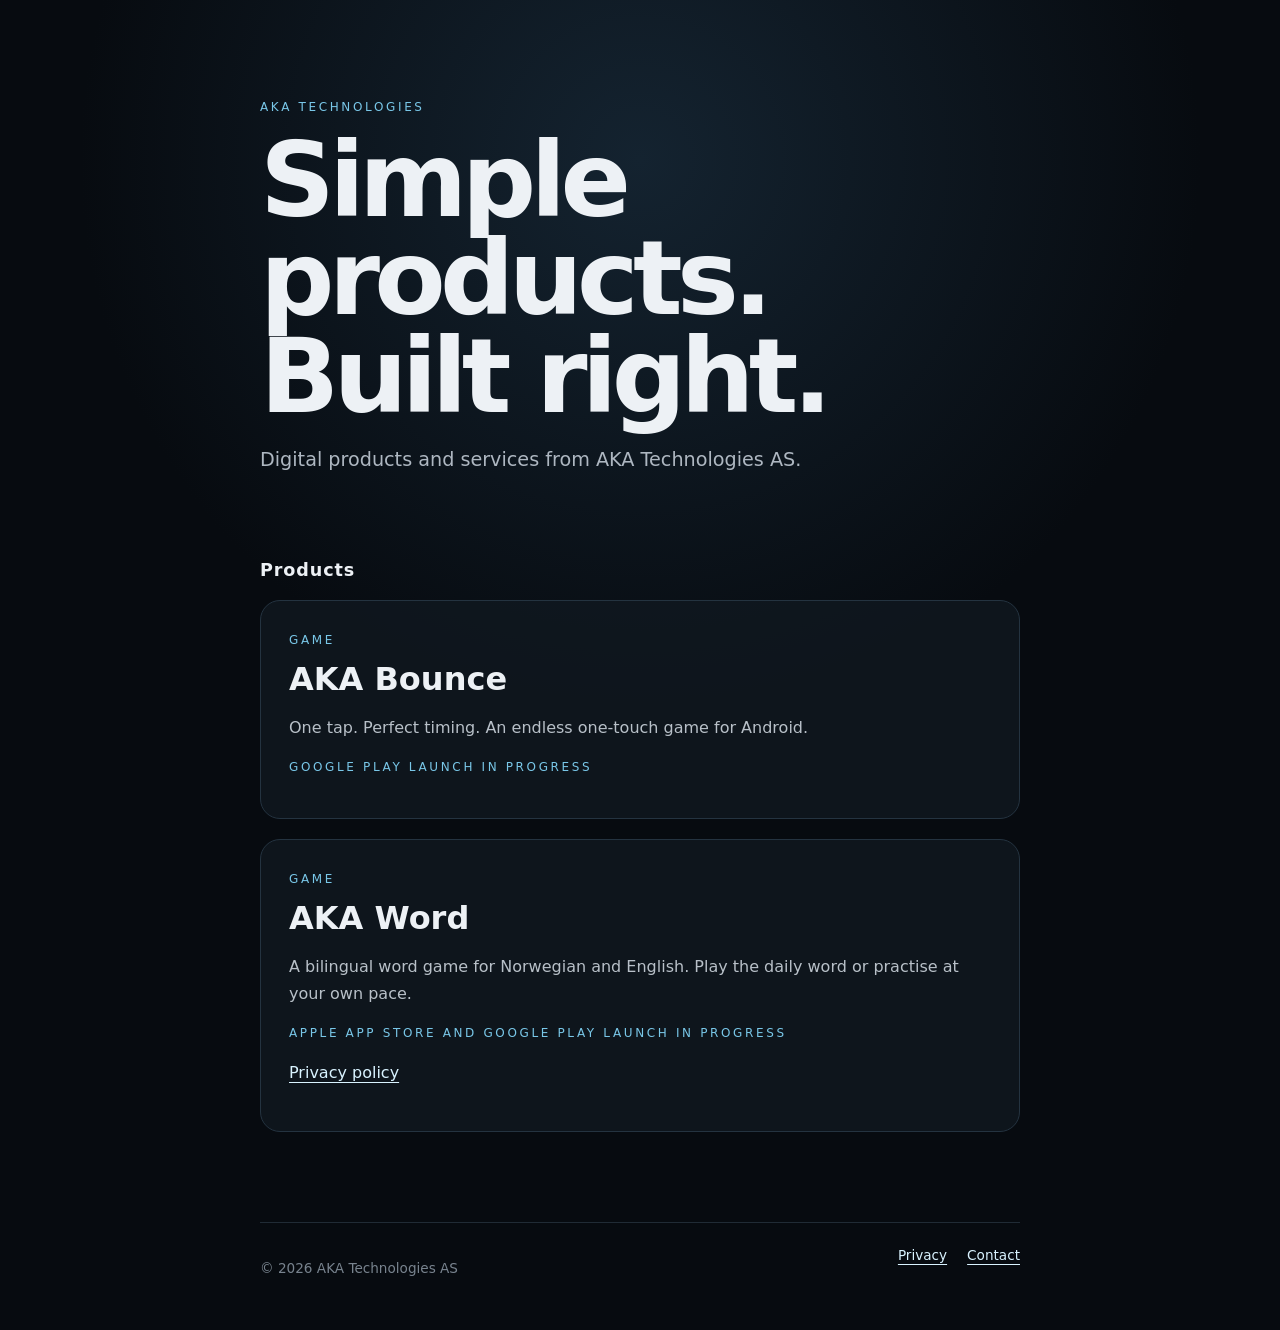
<file: index.html>
<!doctype html>
<html lang="en">
<head>
  <meta charset="utf-8">
  <meta name="viewport" content="width=device-width, initial-scale=1">
  <meta name="description" content="Products and services by AKA Technologies AS.">
  <title>AKA Technologies</title>
  <link rel="stylesheet" href="styles.css">
</head>
<body>
  <main>
    <p class="eyebrow">AKA TECHNOLOGIES</p>
    <h1>Simple products.<br>Built right.</h1>
    <p class="lead">Digital products and services from AKA Technologies AS.</p>
    <section aria-labelledby="products">
      <h2 id="products">Products</h2>
      <article>
        <span class="tag">GAME</span>
        <h3>AKA Bounce</h3>
        <p>One tap. Perfect timing. An endless one-touch game for Android.</p>
        <p class="status">Google Play launch in progress</p>
      </article>
      <article>
        <span class="tag">GAME</span>
        <h3>AKA Word</h3>
        <p>A bilingual word game for Norwegian and English. Play the daily word or practise at your own pace.</p>
        <p class="status">Apple App Store and Google Play launch in progress</p>
        <p><a href="aka-word-privacy.html">Privacy policy</a></p>
      </article>
    </section>
    <footer>
      <p>&copy; 2026 AKA Technologies AS</p>
      <nav aria-label="Legal"><a href="privacy.html">Privacy</a><a href="mailto:raymond@aka-technologies.no">Contact</a></nav>
    </footer>
  </main>
</body>
</html>
</file>
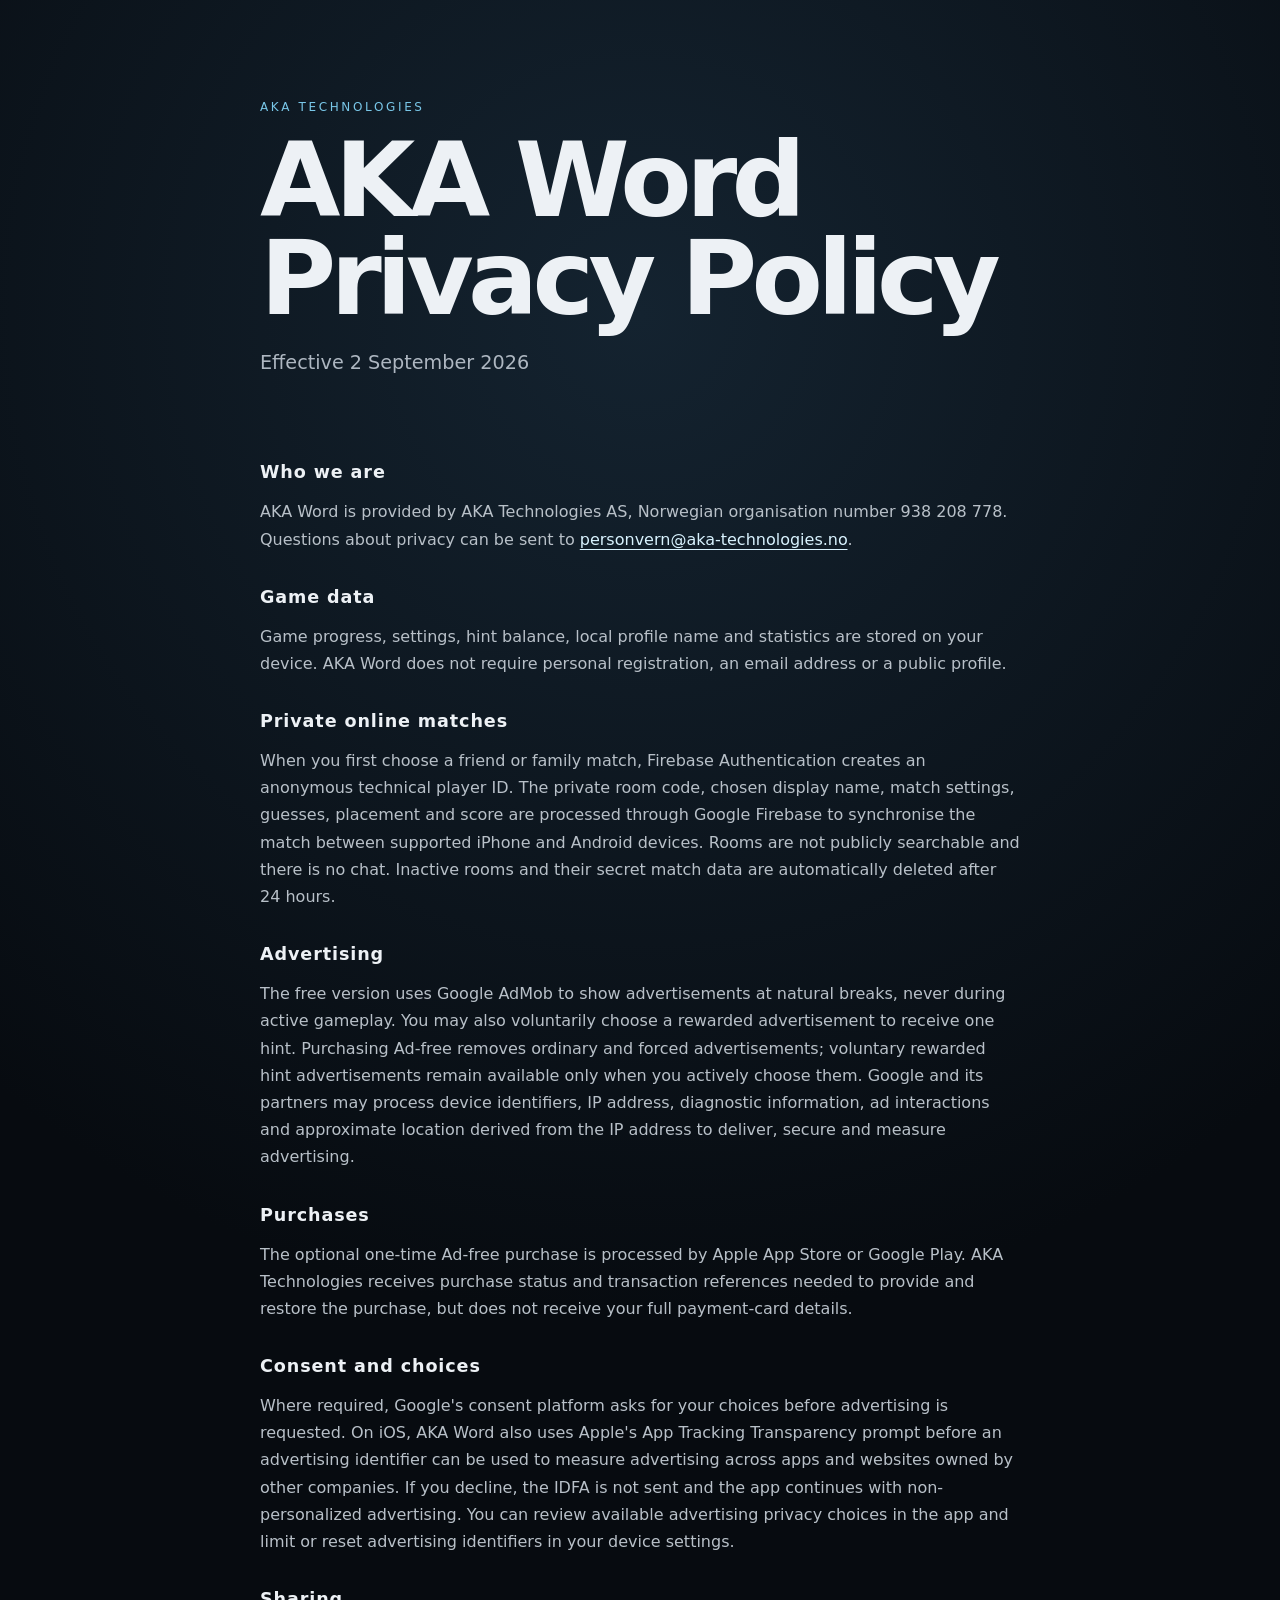
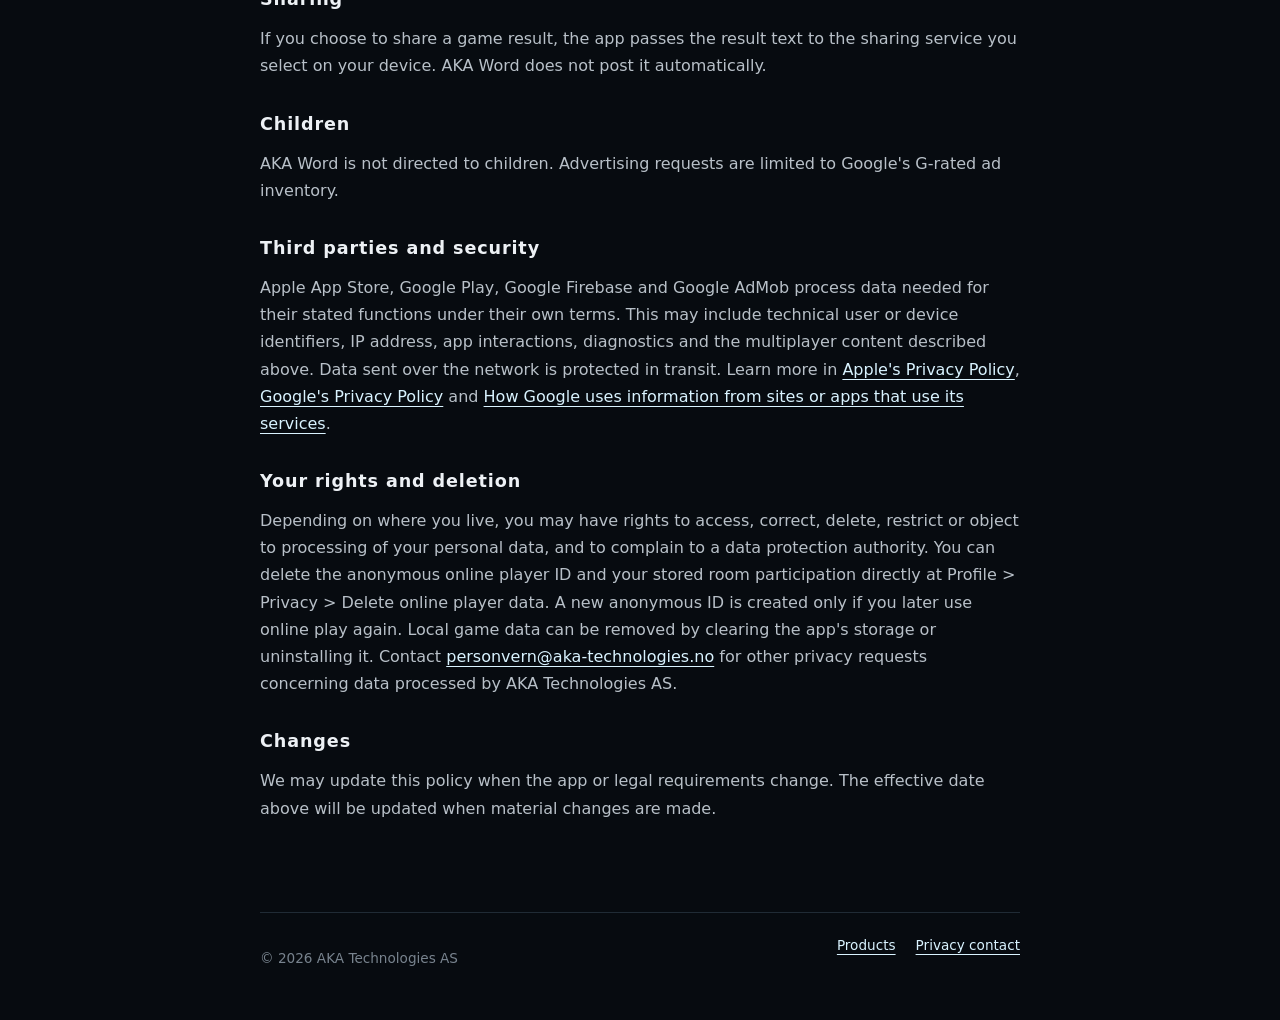
<file: aka-word-privacy.html>
<!doctype html>
<html lang="en">
<head>
  <meta charset="utf-8">
  <meta name="viewport" content="width=device-width, initial-scale=1">
  <meta name="description" content="Privacy policy for AKA Word by AKA Technologies AS.">
  <title>AKA Word Privacy Policy</title>
  <link rel="stylesheet" href="styles.css">
</head>
<body>
  <main>
    <p class="eyebrow">AKA TECHNOLOGIES</p>
    <h1>AKA Word<br>Privacy Policy</h1>
    <p class="lead">Effective 2 September 2026</p>
    <section class="policy">
      <h2>Who we are</h2>
      <p>AKA Word is provided by AKA Technologies AS, Norwegian organisation number 938 208 778. Questions about privacy can be sent to <a href="mailto:personvern@aka-technologies.no">personvern@aka-technologies.no</a>.</p>
      <h2>Game data</h2>
      <p>Game progress, settings, hint balance, local profile name and statistics are stored on your device. AKA Word does not require personal registration, an email address or a public profile.</p>
      <h2>Private online matches</h2>
      <p>When you first choose a friend or family match, Firebase Authentication creates an anonymous technical player ID. The private room code, chosen display name, match settings, guesses, placement and score are processed through Google Firebase to synchronise the match between supported iPhone and Android devices. Rooms are not publicly searchable and there is no chat. Inactive rooms and their secret match data are automatically deleted after 24 hours.</p>
      <h2>Advertising</h2>
      <p>The free version uses Google AdMob to show advertisements at natural breaks, never during active gameplay. You may also voluntarily choose a rewarded advertisement to receive one hint. Purchasing Ad-free removes ordinary and forced advertisements; voluntary rewarded hint advertisements remain available only when you actively choose them. Google and its partners may process device identifiers, IP address, diagnostic information, ad interactions and approximate location derived from the IP address to deliver, secure and measure advertising.</p>
      <h2>Purchases</h2>
      <p>The optional one-time Ad-free purchase is processed by Apple App Store or Google Play. AKA Technologies receives purchase status and transaction references needed to provide and restore the purchase, but does not receive your full payment-card details.</p>
      <h2>Consent and choices</h2>
      <p>Where required, Google's consent platform asks for your choices before advertising is requested. On iOS, AKA Word also uses Apple's App Tracking Transparency prompt before an advertising identifier can be used to measure advertising across apps and websites owned by other companies. If you decline, the IDFA is not sent and the app continues with non-personalized advertising. You can review available advertising privacy choices in the app and limit or reset advertising identifiers in your device settings.</p>
      <h2>Sharing</h2>
      <p>If you choose to share a game result, the app passes the result text to the sharing service you select on your device. AKA Word does not post it automatically.</p>
      <h2>Children</h2>
      <p>AKA Word is not directed to children. Advertising requests are limited to Google's G-rated ad inventory.</p>
      <h2>Third parties and security</h2>
      <p>Apple App Store, Google Play, Google Firebase and Google AdMob process data needed for their stated functions under their own terms. This may include technical user or device identifiers, IP address, app interactions, diagnostics and the multiplayer content described above. Data sent over the network is protected in transit. Learn more in <a href="https://www.apple.com/legal/privacy/">Apple's Privacy Policy</a>, <a href="https://policies.google.com/privacy">Google's Privacy Policy</a> and <a href="https://policies.google.com/technologies/partner-sites">How Google uses information from sites or apps that use its services</a>.</p>
      <h2>Your rights and deletion</h2>
      <p>Depending on where you live, you may have rights to access, correct, delete, restrict or object to processing of your personal data, and to complain to a data protection authority. You can delete the anonymous online player ID and your stored room participation directly at Profile &gt; Privacy &gt; Delete online player data. A new anonymous ID is created only if you later use online play again. Local game data can be removed by clearing the app's storage or uninstalling it. Contact <a href="mailto:personvern@aka-technologies.no">personvern@aka-technologies.no</a> for other privacy requests concerning data processed by AKA Technologies AS.</p>
      <h2>Changes</h2>
      <p>We may update this policy when the app or legal requirements change. The effective date above will be updated when material changes are made.</p>
    </section>
    <footer><p>© 2026 AKA Technologies AS</p><nav aria-label="Navigation"><a href="index.html">Products</a><a href="mailto:personvern@aka-technologies.no">Privacy contact</a></nav></footer>
  </main>
</body>
</html>
</file>
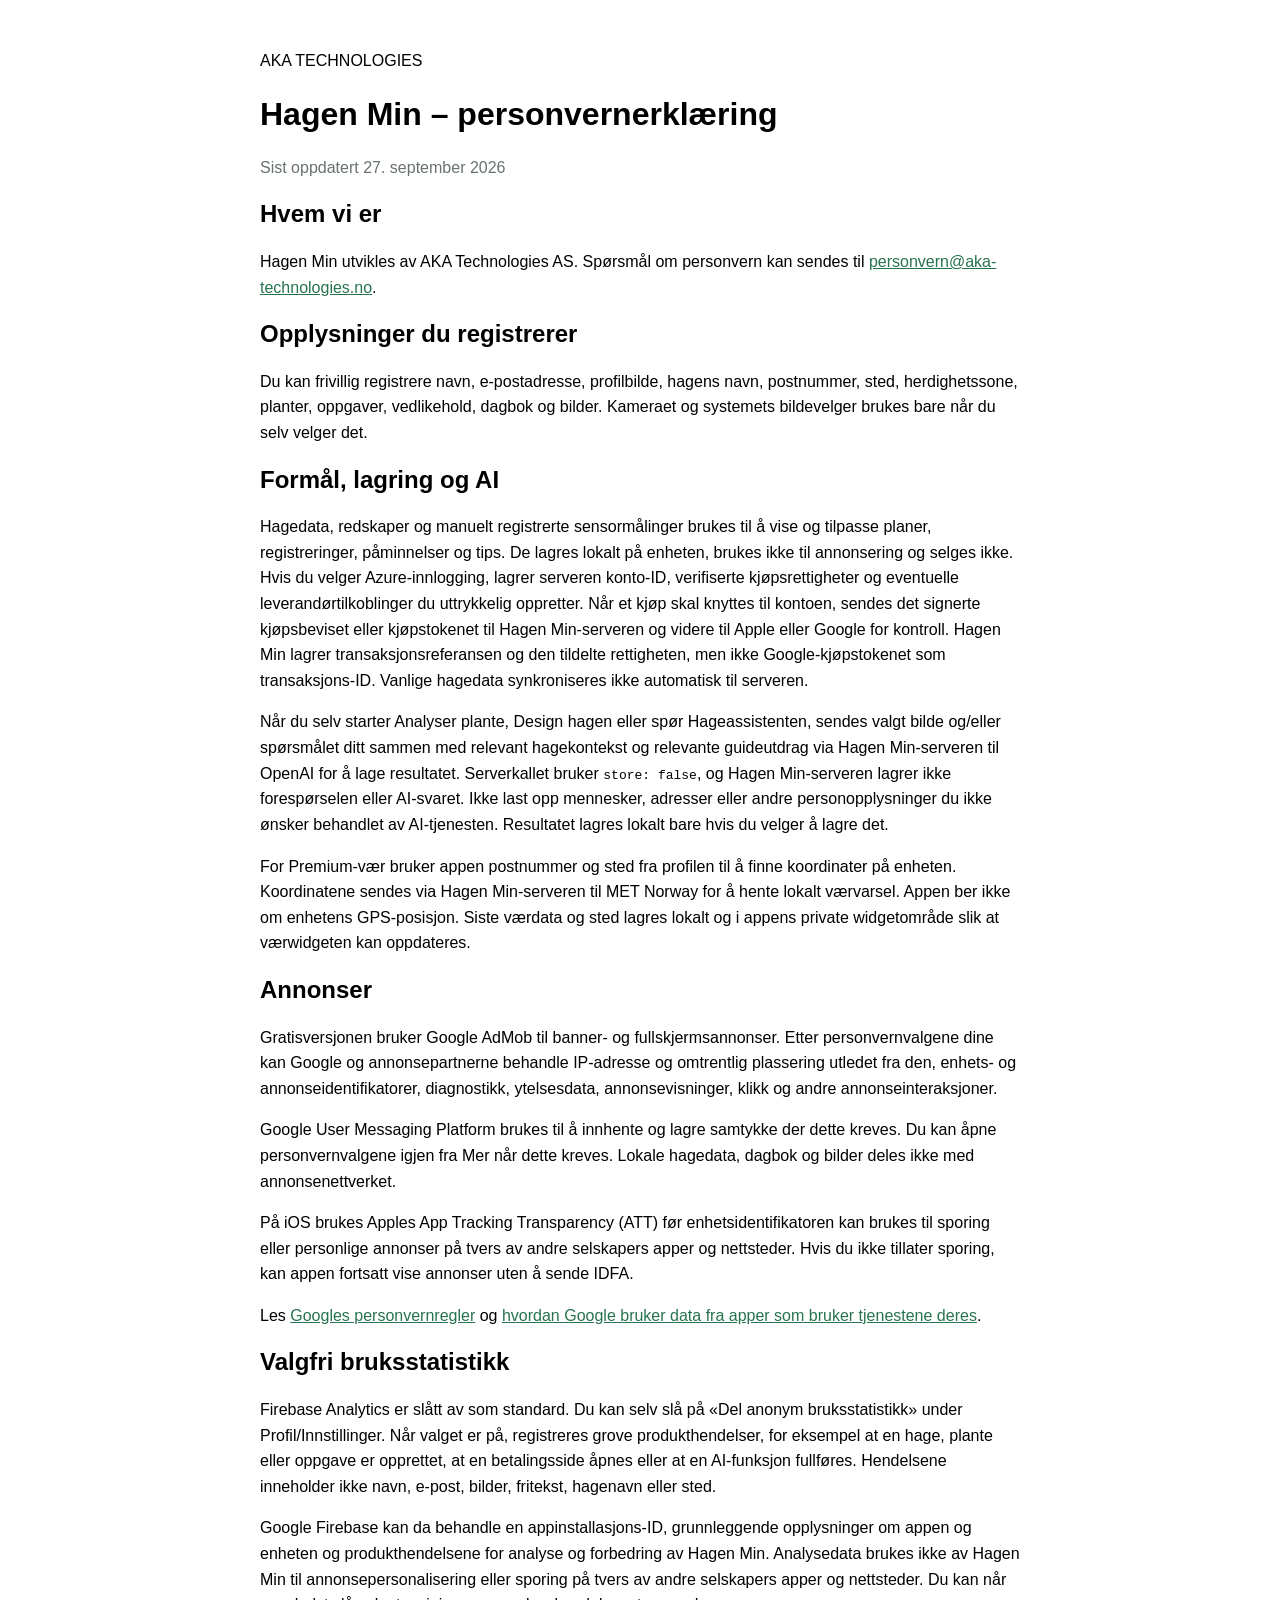
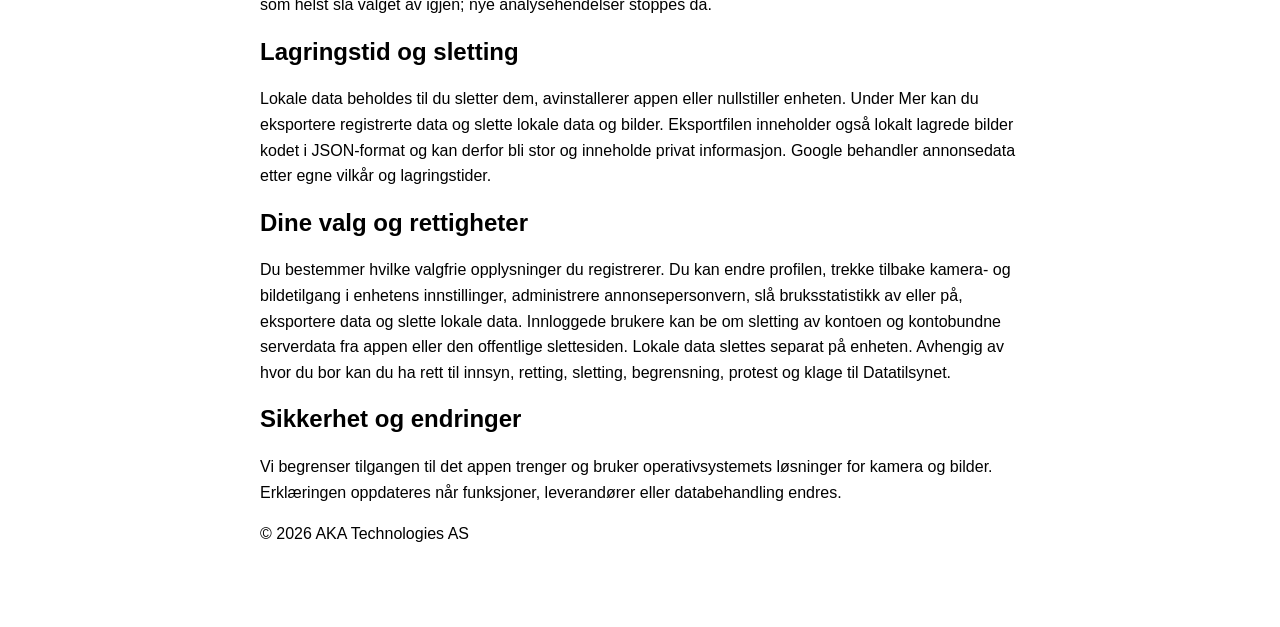
<file: hagen-min-personvern.html>
<!doctype html>
<html lang="no">
<head>
  <meta charset="utf-8">
  <meta name="viewport" content="width=device-width, initial-scale=1">
  <title>Hagen Min – personvernerklæring</title>
  <style>
    :root { color-scheme: light dark; font-family: -apple-system, BlinkMacSystemFont, "Segoe UI", sans-serif; }
    body { max-width: 760px; margin: 0 auto; padding: 32px 20px 64px; line-height: 1.6; }
    h1, h2 { line-height: 1.2; }
    .meta { color: #68736b; }
    a { color: #27734f; }
  </style>
</head>
<body>
  <main>
    <p>AKA TECHNOLOGIES</p>
    <h1>Hagen Min – personvernerklæring</h1>
    <p class="meta">Sist oppdatert 27. september 2026</p>

    <h2>Hvem vi er</h2>
    <p>Hagen Min utvikles av AKA Technologies AS. Spørsmål om personvern kan sendes til <a href="mailto:personvern@aka-technologies.no">personvern@aka-technologies.no</a>.</p>

    <h2>Opplysninger du registrerer</h2>
    <p>Du kan frivillig registrere navn, e-postadresse, profilbilde, hagens navn, postnummer, sted, herdighetssone, planter, oppgaver, vedlikehold, dagbok og bilder. Kameraet og systemets bildevelger brukes bare når du selv velger det.</p>

    <h2>Formål, lagring og AI</h2>
    <p>Hagedata, redskaper og manuelt registrerte sensormålinger brukes til å vise og tilpasse planer, registreringer, påminnelser og tips. De lagres lokalt på enheten, brukes ikke til annonsering og selges ikke. Hvis du velger Azure-innlogging, lagrer serveren konto-ID, verifiserte kjøpsrettigheter og eventuelle leverandørtilkoblinger du uttrykkelig oppretter. Når et kjøp skal knyttes til kontoen, sendes det signerte kjøpsbeviset eller kjøpstokenet til Hagen Min-serveren og videre til Apple eller Google for kontroll. Hagen Min lagrer transaksjonsreferansen og den tildelte rettigheten, men ikke Google-kjøpstokenet som transaksjons-ID. Vanlige hagedata synkroniseres ikke automatisk til serveren.</p>
    <p>Når du selv starter Analyser plante, Design hagen eller spør Hageassistenten, sendes valgt bilde og/eller spørsmålet ditt sammen med relevant hagekontekst og relevante guideutdrag via Hagen Min-serveren til OpenAI for å lage resultatet. Serverkallet bruker <code>store: false</code>, og Hagen Min-serveren lagrer ikke forespørselen eller AI-svaret. Ikke last opp mennesker, adresser eller andre personopplysninger du ikke ønsker behandlet av AI-tjenesten. Resultatet lagres lokalt bare hvis du velger å lagre det.</p>
    <p>For Premium-vær bruker appen postnummer og sted fra profilen til å finne koordinater på enheten. Koordinatene sendes via Hagen Min-serveren til MET Norway for å hente lokalt værvarsel. Appen ber ikke om enhetens GPS-posisjon. Siste værdata og sted lagres lokalt og i appens private widgetområde slik at værwidgeten kan oppdateres.</p>

    <h2>Annonser</h2>
    <p>Gratisversjonen bruker Google AdMob til banner- og fullskjermsannonser. Etter personvernvalgene dine kan Google og annonsepartnerne behandle IP-adresse og omtrentlig plassering utledet fra den, enhets- og annonseidentifikatorer, diagnostikk, ytelsesdata, annonsevisninger, klikk og andre annonseinteraksjoner.</p>
    <p>Google User Messaging Platform brukes til å innhente og lagre samtykke der dette kreves. Du kan åpne personvernvalgene igjen fra Mer når dette kreves. Lokale hagedata, dagbok og bilder deles ikke med annonsenettverket.</p>
    <p>På iOS brukes Apples App Tracking Transparency (ATT) før enhetsidentifikatoren kan brukes til sporing eller personlige annonser på tvers av andre selskapers apper og nettsteder. Hvis du ikke tillater sporing, kan appen fortsatt vise annonser uten å sende IDFA.</p>
    <p>Les <a href="https://policies.google.com/privacy">Googles personvernregler</a> og <a href="https://policies.google.com/technologies/partner-sites">hvordan Google bruker data fra apper som bruker tjenestene deres</a>.</p>

    <h2>Valgfri bruksstatistikk</h2>
    <p>Firebase Analytics er slått av som standard. Du kan selv slå på «Del anonym bruksstatistikk» under Profil/Innstillinger. Når valget er på, registreres grove produkthendelser, for eksempel at en hage, plante eller oppgave er opprettet, at en betalingsside åpnes eller at en AI-funksjon fullføres. Hendelsene inneholder ikke navn, e-post, bilder, fritekst, hagenavn eller sted.</p>
    <p>Google Firebase kan da behandle en appinstallasjons-ID, grunnleggende opplysninger om appen og enheten og produkthendelsene for analyse og forbedring av Hagen Min. Analysedata brukes ikke av Hagen Min til annonsepersonalisering eller sporing på tvers av andre selskapers apper og nettsteder. Du kan når som helst slå valget av igjen; nye analysehendelser stoppes da.</p>

    <h2>Lagringstid og sletting</h2>
    <p>Lokale data beholdes til du sletter dem, avinstallerer appen eller nullstiller enheten. Under Mer kan du eksportere registrerte data og slette lokale data og bilder. Eksportfilen inneholder også lokalt lagrede bilder kodet i JSON-format og kan derfor bli stor og inneholde privat informasjon. Google behandler annonsedata etter egne vilkår og lagringstider.</p>

    <h2>Dine valg og rettigheter</h2>
    <p>Du bestemmer hvilke valgfrie opplysninger du registrerer. Du kan endre profilen, trekke tilbake kamera- og bildetilgang i enhetens innstillinger, administrere annonsepersonvern, slå bruksstatistikk av eller på, eksportere data og slette lokale data. Innloggede brukere kan be om sletting av kontoen og kontobundne serverdata fra appen eller den offentlige slettesiden. Lokale data slettes separat på enheten. Avhengig av hvor du bor kan du ha rett til innsyn, retting, sletting, begrensning, protest og klage til Datatilsynet.</p>

    <h2>Sikkerhet og endringer</h2>
    <p>Vi begrenser tilgangen til det appen trenger og bruker operativsystemets løsninger for kamera og bilder. Erklæringen oppdateres når funksjoner, leverandører eller databehandling endres.</p>

    <p>© 2026 AKA Technologies AS</p>
  </main>
</body>
</html>
</file>
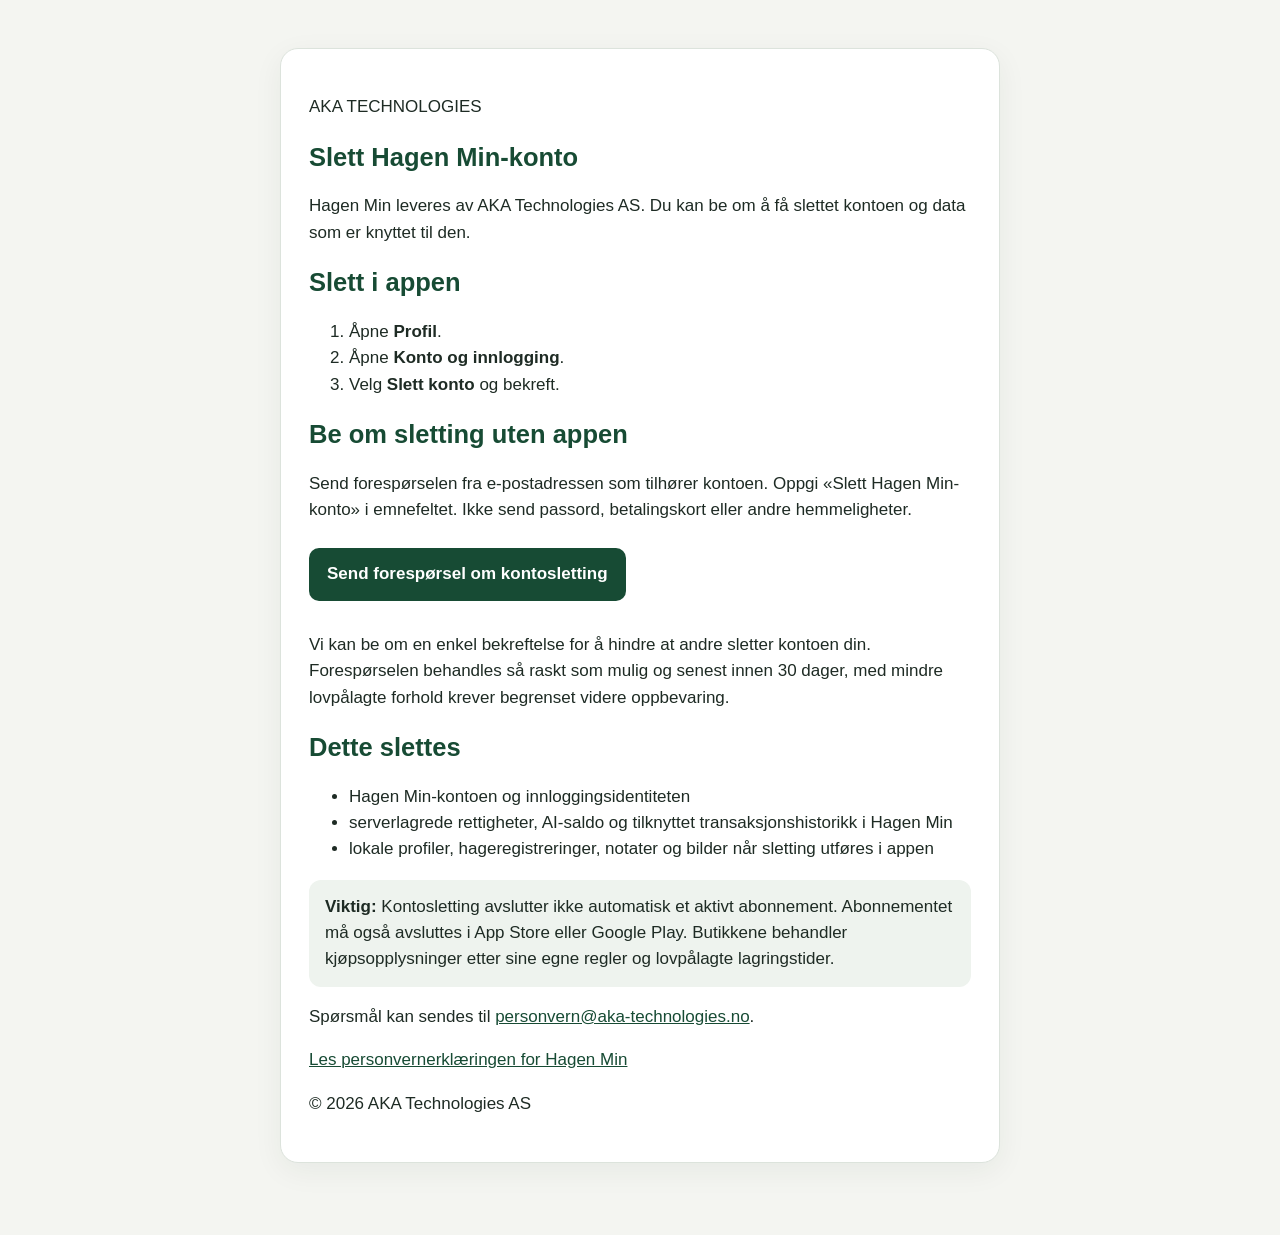
<file: hagen-min-slett-konto.html>
<!doctype html>
<html lang="no">
<head>
  <meta charset="utf-8">
  <meta name="viewport" content="width=device-width, initial-scale=1">
  <title>Slett Hagen Min-konto</title>
  <style>
    body { margin: 0; background: #f4f5f1; color: #1e2b24; font: 17px/1.55 -apple-system, BlinkMacSystemFont, "Segoe UI", sans-serif; }
    main { max-width: 720px; margin: 0 auto; padding: 48px 22px 72px; }
    article { background: white; border: 1px solid #dce3dc; border-radius: 18px; padding: 28px; box-shadow: 0 8px 30px rgba(24,55,39,.06); }
    h1, h2 { line-height: 1.2; color: #174b34; }
    a { color: #174b34; }
    a.button { display: inline-block; margin: 8px 0 14px; padding: 13px 18px; border-radius: 10px; background: #174b34; color: white; text-decoration: none; font-weight: 650; }
    .notice { padding: 14px 16px; border-radius: 12px; background: #eef3ee; }
  </style>
</head>
<body>
<main>
  <article>
    <p>AKA TECHNOLOGIES</p>
    <h1>Slett Hagen Min-konto</h1>
    <p>Hagen Min leveres av AKA Technologies AS. Du kan be om å få slettet kontoen og data som er knyttet til den.</p>

    <h2>Slett i appen</h2>
    <ol>
      <li>Åpne <strong>Profil</strong>.</li>
      <li>Åpne <strong>Konto og innlogging</strong>.</li>
      <li>Velg <strong>Slett konto</strong> og bekreft.</li>
    </ol>

    <h2>Be om sletting uten appen</h2>
    <p>Send forespørselen fra e-postadressen som tilhører kontoen. Oppgi «Slett Hagen Min-konto» i emnefeltet. Ikke send passord, betalingskort eller andre hemmeligheter.</p>
    <p><a class="button" href="mailto:personvern@aka-technologies.no?subject=Slett%20Hagen%20Min-konto">Send forespørsel om kontosletting</a></p>
    <p>Vi kan be om en enkel bekreftelse for å hindre at andre sletter kontoen din. Forespørselen behandles så raskt som mulig og senest innen 30 dager, med mindre lovpålagte forhold krever begrenset videre oppbevaring.</p>

    <h2>Dette slettes</h2>
    <ul>
      <li>Hagen Min-kontoen og innloggingsidentiteten</li>
      <li>serverlagrede rettigheter, AI-saldo og tilknyttet transaksjonshistorikk i Hagen Min</li>
      <li>lokale profiler, hageregistreringer, notater og bilder når sletting utføres i appen</li>
    </ul>

    <p class="notice"><strong>Viktig:</strong> Kontosletting avslutter ikke automatisk et aktivt abonnement. Abonnementet må også avsluttes i App Store eller Google Play. Butikkene behandler kjøpsopplysninger etter sine egne regler og lovpålagte lagringstider.</p>
    <p>Spørsmål kan sendes til <a href="mailto:personvern@aka-technologies.no">personvern@aka-technologies.no</a>.</p>
    <p><a href="hagen-min-personvern.html">Les personvernerklæringen for Hagen Min</a></p>
    <p>© 2026 AKA Technologies AS</p>
  </article>
</main>
</body>
</html>
</file>
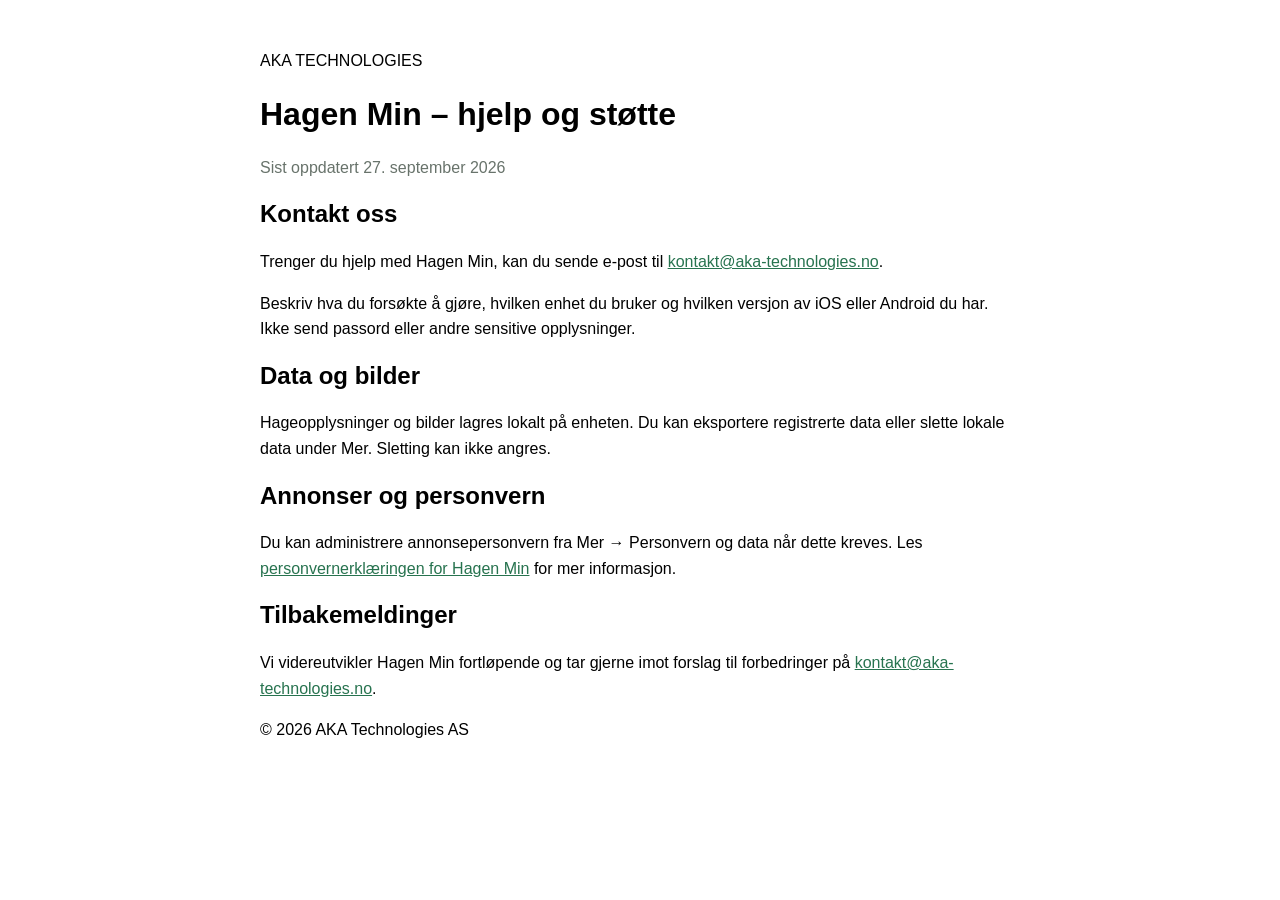
<file: hagen-min-support.html>
<!doctype html>
<html lang="no">
<head>
  <meta charset="utf-8">
  <meta name="viewport" content="width=device-width, initial-scale=1">
  <title>Hagen Min – hjelp og støtte</title>
  <style>
    :root { color-scheme: light dark; font-family: -apple-system, BlinkMacSystemFont, "Segoe UI", sans-serif; }
    body { max-width: 760px; margin: 0 auto; padding: 32px 20px 64px; line-height: 1.6; }
    h1, h2 { line-height: 1.2; }
    .meta { color: #68736b; }
    a { color: #27734f; }
  </style>
</head>
<body>
  <main>
    <p>AKA TECHNOLOGIES</p>
    <h1>Hagen Min – hjelp og støtte</h1>
    <p class="meta">Sist oppdatert 27. september 2026</p>

    <h2>Kontakt oss</h2>
    <p>Trenger du hjelp med Hagen Min, kan du sende e-post til <a href="mailto:kontakt@aka-technologies.no">kontakt@aka-technologies.no</a>.</p>
    <p>Beskriv hva du forsøkte å gjøre, hvilken enhet du bruker og hvilken versjon av iOS eller Android du har. Ikke send passord eller andre sensitive opplysninger.</p>

    <h2>Data og bilder</h2>
    <p>Hageopplysninger og bilder lagres lokalt på enheten. Du kan eksportere registrerte data eller slette lokale data under Mer. Sletting kan ikke angres.</p>

    <h2>Annonser og personvern</h2>
    <p>Du kan administrere annonsepersonvern fra Mer → Personvern og data når dette kreves. Les <a href="https://aka-tech-no.github.io/aka-technologies-site/hagen-min-personvern.html">personvernerklæringen for Hagen Min</a> for mer informasjon.</p>

    <h2>Tilbakemeldinger</h2>
    <p>Vi videreutvikler Hagen Min fortløpende og tar gjerne imot forslag til forbedringer på <a href="mailto:kontakt@aka-technologies.no">kontakt@aka-technologies.no</a>.</p>

    <p>© 2026 AKA Technologies AS</p>
  </main>
</body>
</html>
</file>
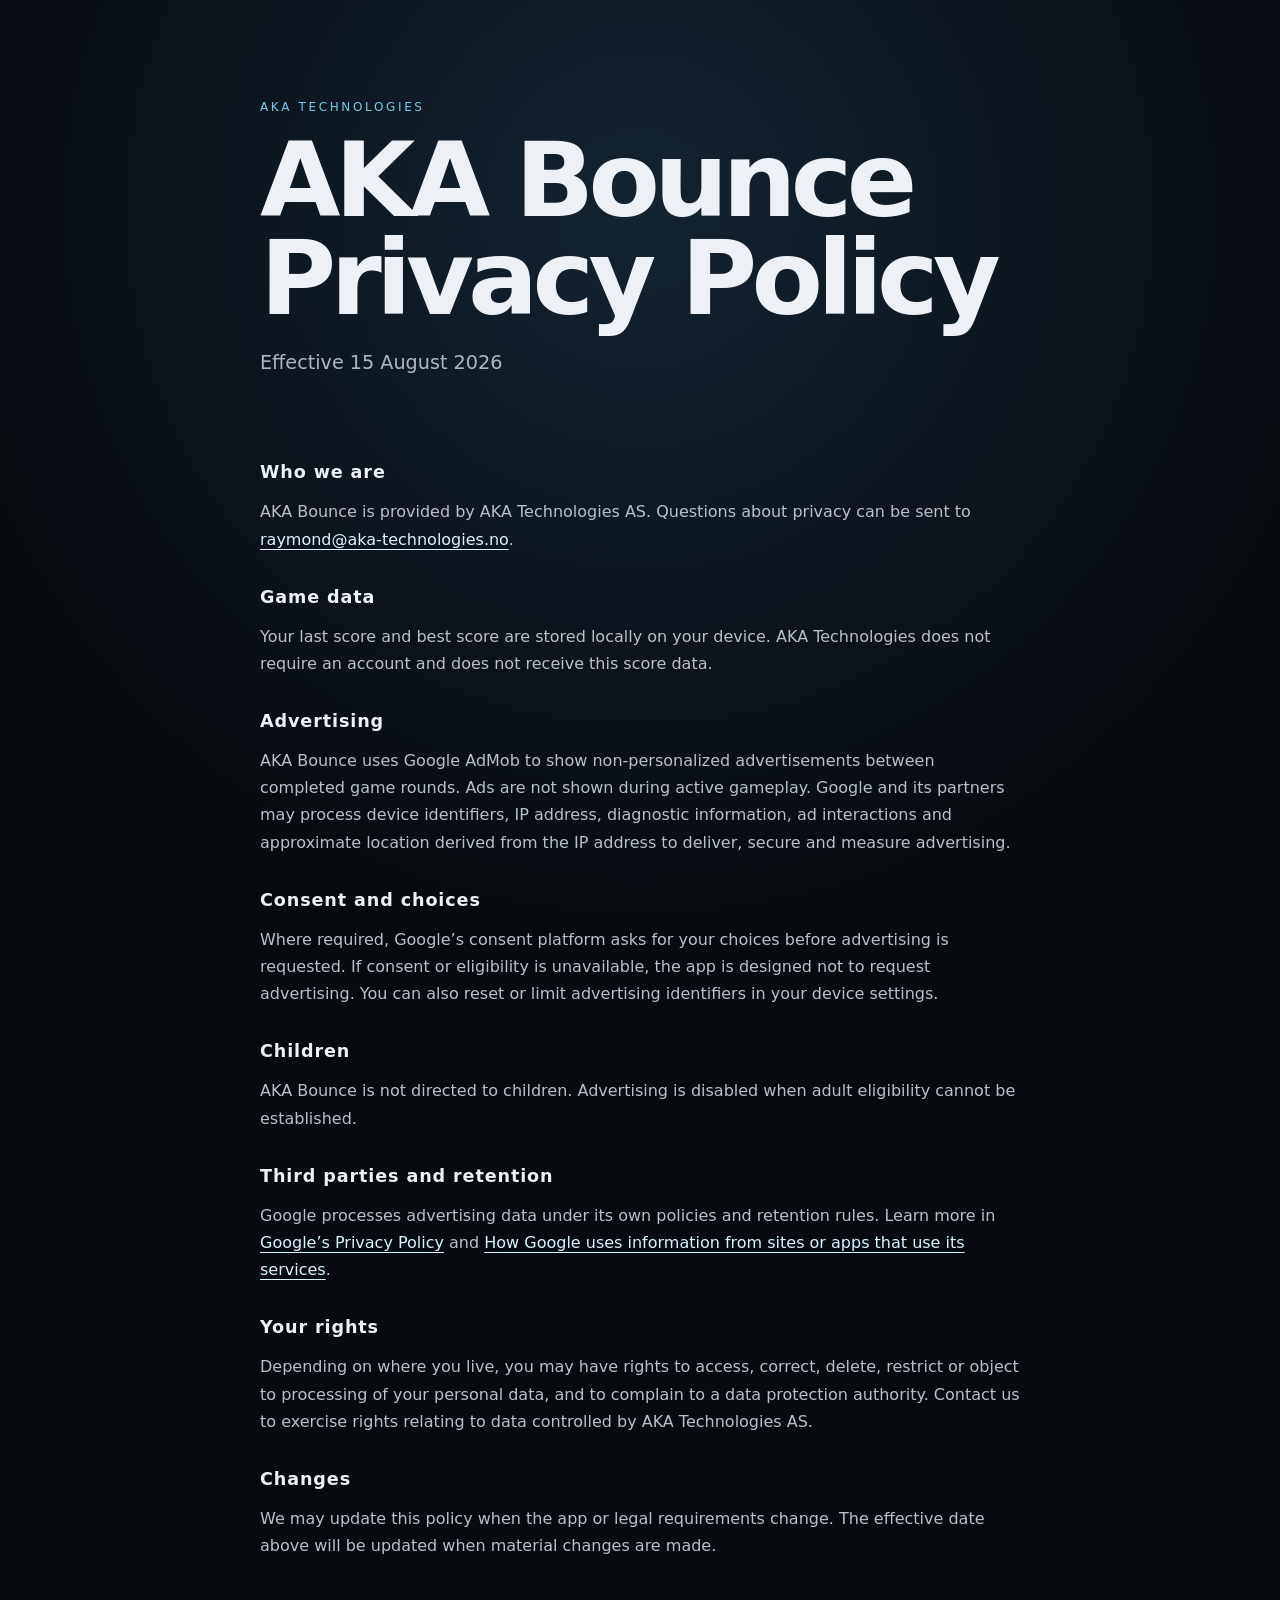
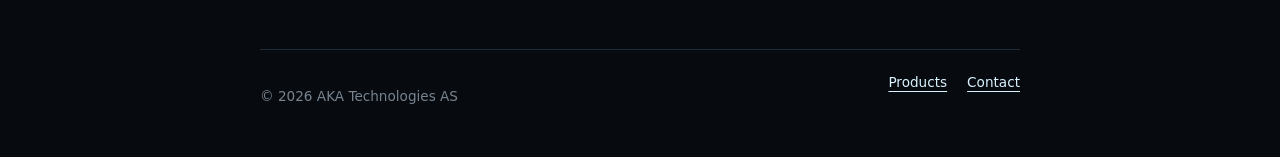
<file: privacy.html>
<!doctype html>
<html lang="en">
<head>
  <meta charset="utf-8">
  <meta name="viewport" content="width=device-width, initial-scale=1">
  <meta name="description" content="Privacy policy for AKA Bounce by AKA Technologies AS.">
  <title>AKA Bounce Privacy Policy</title>
  <link rel="stylesheet" href="styles.css">
</head>
<body>
  <main>
    <p class="eyebrow">AKA TECHNOLOGIES</p>
    <h1>AKA Bounce<br>Privacy Policy</h1>
    <p class="lead">Effective 15 August 2026</p>
    <section class="policy">
      <h2>Who we are</h2>
      <p>AKA Bounce is provided by AKA Technologies AS. Questions about privacy can be sent to <a href="mailto:raymond@aka-technologies.no">raymond@aka-technologies.no</a>.</p>
      <h2>Game data</h2>
      <p>Your last score and best score are stored locally on your device. AKA Technologies does not require an account and does not receive this score data.</p>
      <h2>Advertising</h2>
      <p>AKA Bounce uses Google AdMob to show non-personalized advertisements between completed game rounds. Ads are not shown during active gameplay. Google and its partners may process device identifiers, IP address, diagnostic information, ad interactions and approximate location derived from the IP address to deliver, secure and measure advertising.</p>
      <h2>Consent and choices</h2>
      <p>Where required, Google’s consent platform asks for your choices before advertising is requested. If consent or eligibility is unavailable, the app is designed not to request advertising. You can also reset or limit advertising identifiers in your device settings.</p>
      <h2>Children</h2>
      <p>AKA Bounce is not directed to children. Advertising is disabled when adult eligibility cannot be established.</p>
      <h2>Third parties and retention</h2>
      <p>Google processes advertising data under its own policies and retention rules. Learn more in <a href="https://policies.google.com/privacy">Google’s Privacy Policy</a> and <a href="https://policies.google.com/technologies/partner-sites">How Google uses information from sites or apps that use its services</a>.</p>
      <h2>Your rights</h2>
      <p>Depending on where you live, you may have rights to access, correct, delete, restrict or object to processing of your personal data, and to complain to a data protection authority. Contact us to exercise rights relating to data controlled by AKA Technologies AS.</p>
      <h2>Changes</h2>
      <p>We may update this policy when the app or legal requirements change. The effective date above will be updated when material changes are made.</p>
    </section>
    <footer><p>© 2026 AKA Technologies AS</p><nav aria-label="Navigation"><a href="index.html">Products</a><a href="mailto:raymond@aka-technologies.no">Contact</a></nav></footer>
  </main>
</body>
</html>
</file>
<file: styles.css>
:root { color-scheme: dark; font-family: Inter, ui-sans-serif, system-ui, sans-serif; background: #070b10; color: #edf1f5; }
* { box-sizing: border-box; }
body { margin: 0; min-height: 100vh; background: radial-gradient(circle at 50% 12%, #142330 0, #070b10 42%); }
main { width: min(760px, calc(100% - 40px)); margin: 0 auto; padding: 88px 0 40px; }
.eyebrow, .tag, .status { color: #79c7e8; font-size: .75rem; letter-spacing: .22em; text-transform: uppercase; }
h1 { margin: 18px 0; font-size: clamp(3rem, 10vw, 6.5rem); line-height: .94; letter-spacing: -.055em; }
.lead { max-width: 580px; color: #aeb7c1; font-size: 1.2rem; line-height: 1.65; }
section { margin-top: 84px; }
h2 { margin-top: 34px; font-size: 1.1rem; letter-spacing: .05em; }
article { margin-top: 20px; padding: 28px; border: 1px solid #243340; border-radius: 20px; background: rgba(17, 25, 33, .74); }
article h3 { margin: 12px 0 8px; font-size: 2rem; }
article p, .policy p { color: #b8c0c8; line-height: 1.7; }
a { color: #d9f3ff; text-underline-offset: 4px; }
footer { display: flex; justify-content: space-between; gap: 24px; margin-top: 90px; padding-top: 24px; border-top: 1px solid #202b35; color: #78838e; font-size: .85rem; }
nav { display: flex; gap: 20px; }
@media (max-width: 520px) { main { padding-top: 56px; } footer { flex-direction: column; } }
</file>
